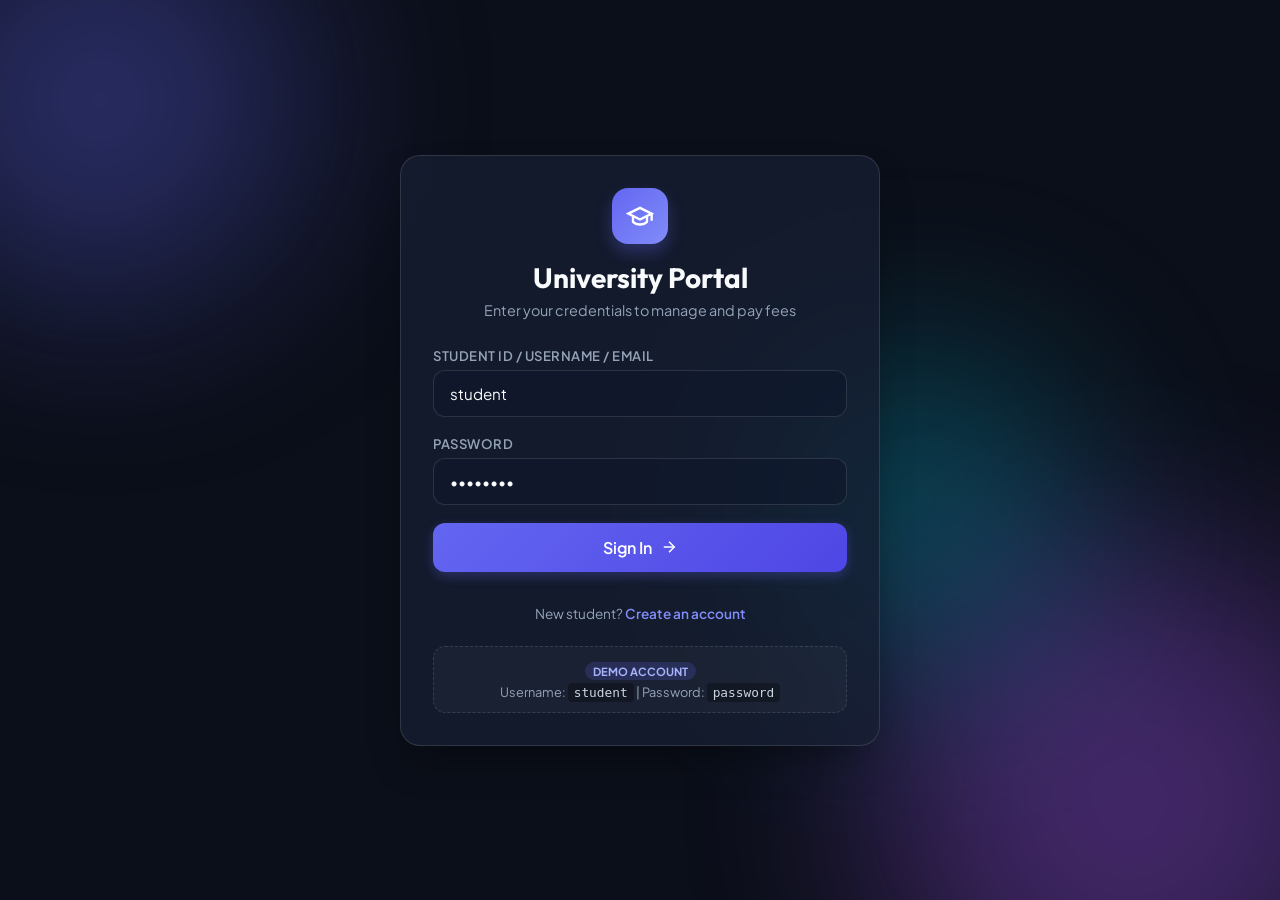
<file: src/main/resources/static/index.html>
<!DOCTYPE html>
<html lang="en">
<head>
    <meta charset="UTF-8">
    <meta name="viewport" content="width=device-width, initial-scale=1.0">
    <title>Student Fee Payment Portal</title>
    <!-- Google Fonts -->
    <link rel="preconnect" href="https://fonts.googleapis.com">
    <link rel="preconnect" href="https://fonts.gstatic.com" crossorigin>
    <link href="https://fonts.googleapis.com/css2?family=Outfit:wght@300;400;500;600;700&family=Plus+Jakarta+Sans:wght@400;500;600;700&display=swap" rel="stylesheet">
    <link rel="stylesheet" href="styles.css">
    <link rel="stylesheet" href="payment-flow.css">
</head>
<body>
    <div class="background-globes">
        <div class="globe globe-1"></div>
        <div class="globe globe-2"></div>
        <div class="globe globe-3"></div>
    </div>

    <div class="app-container">
        <!-- LOGIN VIEW -->
        <div id="loginView" class="card glass-card fade-in">
            <div class="card-header">
                <div class="logo-badge">
                    <svg width="28" height="28" viewBox="0 0 24 24" fill="none" stroke="currentColor" stroke-width="2">
                        <path d="M22 10v6M2 10l10-5 10 5-10 5z"/>
                        <path d="M6 12v5c3 3 9 3 12 0v-5"/>
                    </svg>
                </div>
                <h2>University Portal</h2>
                <p class="subtitle">Enter your credentials to manage and pay fees</p>
            </div>

            <div id="signupSuccessBanner" class="success-banner hidden">
                Account created successfully! Please sign in below using your password.
            </div>

            <form id="loginForm" class="form-layout">
                <div class="input-group">
                    <label for="username">Student ID / Username / Email</label>
                    <input type="text" id="username" placeholder="e.g. student or email@domain.com" required value="student">
                </div>

                <div class="input-group">
                    <label for="password">Password</label>
                    <input type="password" id="password" placeholder="••••••••" required value="password">
                </div>

                <div id="loginError" class="error-banner hidden">
                    Invalid credentials! Use student / password or sign up.
                </div>

                <button type="submit" class="btn btn-primary btn-full">
                    <span>Sign In</span>
                    <svg width="18" height="18" viewBox="0 0 24 24" fill="none" stroke="currentColor" stroke-width="2">
                        <line x1="5" y1="12" x2="19" y2="12"></line>
                        <polyline points="12 5 19 12 12 19"></polyline>
                    </svg>
                </button>

                <div class="toggle-link-wrapper" style="margin-top: 15px; text-align: center;">
                    <span>New student? </span>
                    <a href="#" id="showSignupLink" class="link-btn">Create an account</a>
                </div>

                <div class="demo-hint">
                    <div class="demo-badge">Demo Account</div>
                    <p>Username: <code>student</code> | Password: <code>password</code></p>
                </div>
            </form>
        </div>

        <!-- SIGNUP VIEW -->
        <div id="signupView" class="card glass-card fade-in hidden">
            <div class="card-header">
                <div class="logo-badge signup-badge">
                    <svg width="28" height="28" viewBox="0 0 24 24" fill="none" stroke="currentColor" stroke-width="2">
                        <path d="M16 21v-2a4 4 0 0 0-4-4H5a4 4 0 0 0-4 4v2"></path>
                        <circle cx="8.5" cy="7" r="4"></circle>
                        <line x1="20" y1="8" x2="20" y2="14"></line>
                        <line x1="23" y1="11" x2="17" y2="11"></line>
                    </svg>
                </div>
                <h2>Create Student Account</h2>
                <p class="subtitle">Fill in your details & password to register</p>
            </div>

            <form id="signupForm" class="form-layout">
                <div class="input-group">
                    <label for="signupName">Full Name</label>
                    <input type="text" id="signupName" placeholder="e.g. Alex Morgan" required>
                </div>

                <div class="input-group">
                    <label for="signupEmail">Email Address</label>
                    <input type="email" id="signupEmail" placeholder="e.g. alex.morgan@university.edu" required>
                </div>

                <div class="input-group">
                    <label for="signupMobile">Mobile Number</label>
                    <input type="tel" id="signupMobile" placeholder="e.g. +91 98765 43210" required pattern="[0-9+\s\-\(\)]{7,17}">
                </div>

                <div class="input-group">
                    <label for="signupPassword">Password (for future login)</label>
                    <input type="password" id="signupPassword" placeholder="••••••••" required minlength="4">
                </div>

                <div class="input-group">
                    <label for="signupConfirmPassword">Confirm Password</label>
                    <input type="password" id="signupConfirmPassword" placeholder="••••••••" required minlength="4">
                </div>

                <div id="signupError" class="error-banner hidden">
                    Passwords do not match! Please check and try again.
                </div>

                <button type="submit" class="btn btn-success btn-full">
                    <span>Create Account</span>
                    <svg width="18" height="18" viewBox="0 0 24 24" fill="none" stroke="currentColor" stroke-width="2">
                        <polyline points="20 6 9 17 4 12"></polyline>
                    </svg>
                </button>

                <div class="toggle-link-wrapper" style="margin-top: 15px; text-align: center;">
                    <span>Already registered? </span>
                    <a href="#" id="showLoginLink" class="link-btn">Sign In</a>
                </div>
            </form>
        </div>

        <!-- DASHBOARD VIEW -->
        <div id="dashboardView" class="card glass-card fade-in hidden">
            <div class="dashboard-navbar">
                <div class="user-info">
                    <div id="avatar" class="avatar">AM</div>
                    <div>
                        <h3 id="studentName">Alex Morgan</h3>
                        <span id="studentRole" class="user-role">ID: STU-2026-8942 • Computer Science</span>
                    </div>
                </div>
                <button id="logoutBtn" class="btn btn-secondary btn-sm">Logout</button>
            </div>

            <div class="fee-status-banner warning">
                <div class="status-icon">⚡</div>
                <div>
                    <h4>Pending Payment Action Required</h4>
                    <p>Fall Semester 2026 Tuition & Associated Fees</p>
                </div>
            </div>

            <!-- Fee Breakdown -->
            <div class="fee-card">
                <h3>Pending Fee Breakdown</h3>
                <div class="fee-list">
                    <div class="fee-item">
                        <span>Tuition Fee (Fall 2026)</span>
                        <span class="amount">₹4,500.00</span>
                    </div>
                    <div class="fee-item">
                        <span>Library & Digital Resources</span>
                        <span class="amount">₹350.00</span>
                    </div>
                    <div class="fee-item">
                        <span>Campus Infrastructure & Amenities</span>
                        <span class="amount">₹200.00</span>
                    </div>
                    <div class="fee-item divider"></div>
                    <div class="fee-item total">
                        <span>Total Due</span>
                        <span class="total-amount">₹5,050.00</span>
                    </div>
                </div>
            </div>

            <!-- Payment Method Selection -->
            <div class="payment-method-section">
                <label class="section-label">Select Payment Method</label>
                <div class="method-grid">
                    <label class="method-card active">
                        <input type="radio" name="payMethod" value="card" checked>
                        <span class="method-icon">💳</span>
                        <span class="method-title">Credit / Debit Card</span>
                    </label>
                    <label class="method-card">
                        <input type="radio" name="payMethod" value="upi">
                        <span class="method-icon">📱</span>
                        <span class="method-title">UPI / Instant Pay</span>
                    </label>
                    <label class="method-card">
                        <input type="radio" name="payMethod" value="netbanking">
                        <span class="method-icon">🏛️</span>
                        <span class="method-title">Net Banking</span>
                    </label>
                </div>
            </div>

            <button id="payNowBtn" class="btn btn-success btn-full btn-lg">
                <span id="payBtnText">Pay ₹5,050.00 Now</span>
                <span id="paySpinner" class="spinner hidden"></span>
            </button>

            <div class="dashboard-grid">
                <div class="dashboard-card">
                    <div class="card-heading">
                        <h3>Payment History</h3>
                        <span class="history-pill">Recent</span>
                    </div>
                    <div id="paymentHistoryList" class="payment-history-list">
                        <div class="empty-state">No payment history yet. Your recent fee payments will appear here.</div>
                    </div>
                </div>

                <div class="dashboard-card">
                    <div class="card-heading">
                        <h3>Latest Receipt</h3>
                        <span class="history-pill success">Ready</span>
                    </div>
                    <div id="latestReceiptCard" class="receipt-summary-card">
                        <div class="empty-state small">Your latest receipt will appear here after a successful payment.</div>
                    </div>
                </div>
            </div>
        </div>
    </div>

    <!-- Razorpay Standard Checkout SDK -->
    <script src="https://checkout.razorpay.com/v1/checkout.js"></script>
    <script src="app.js"></script>
</body>
</html>
</file>
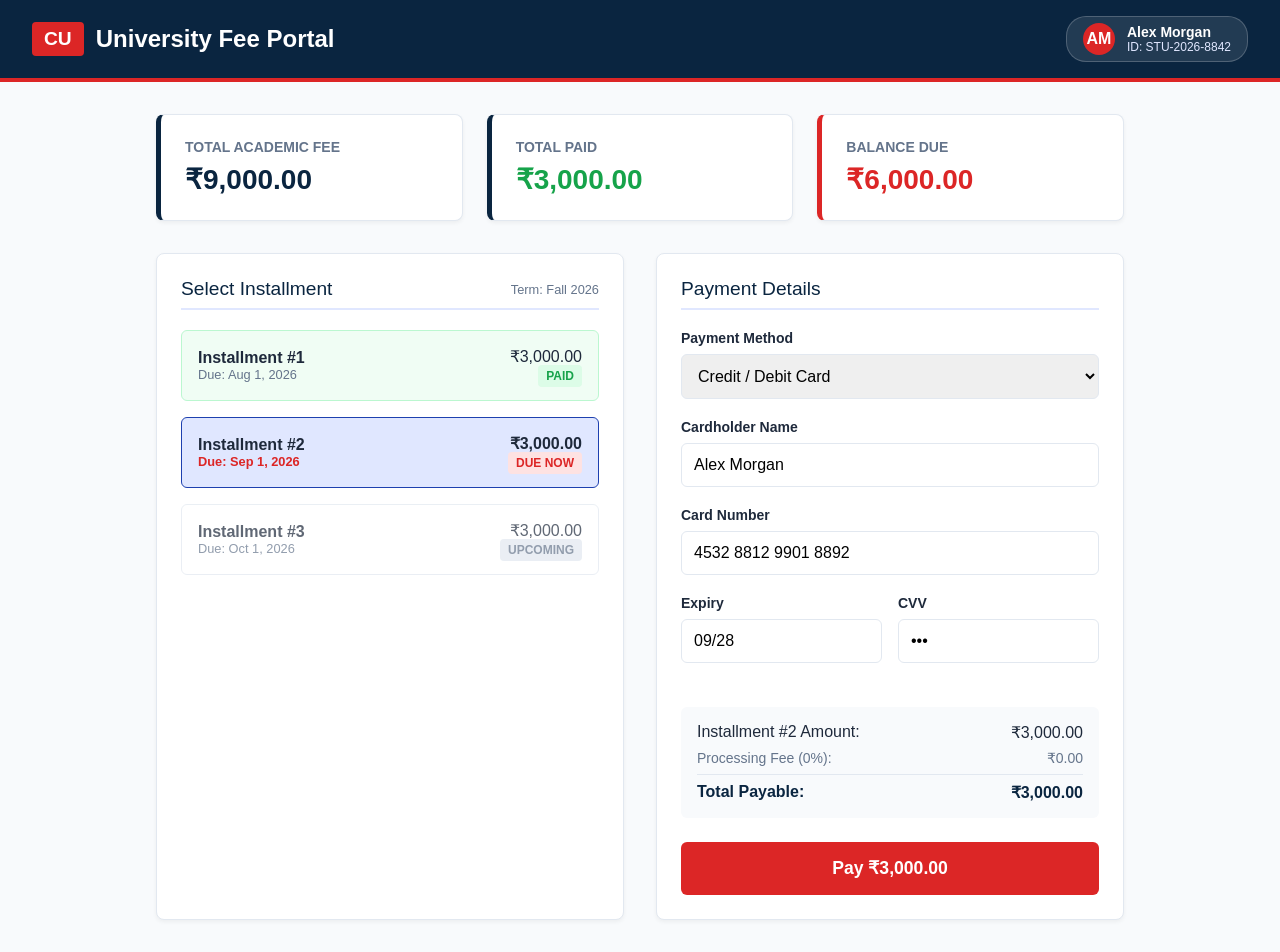
<file: EDI proj UI.html>
<!DOCTYPE html>
<html lang="en">
<head>
    <meta charset="UTF-8">
    <meta name="viewport" content="width=device-width, initial-scale=1.0">
    <title>Student Fee Portal</title>
    <style>
        :root {
            --primary-blue: #0A2540;
            --secondary-blue: #1E40AF;
            --light-blue: #E0E7FF;
            --accent-red: #DC2626;
            --hover-red: #B91C1C;
            --bg-white: #FFFFFF;
            --off-white: #F8FAFC;
            --text-dark: #1E293B;
            --text-muted: #64748B;
            --border-color: #E2E8F0;
            --success-green: #16A34A;
        }

        * {
            box-sizing: border-box;
            margin: 0;
            padding: 0;
            font-family: 'Segoe UI', Tahoma, Geneva, Verdana, sans-serif;
        }

        body {
            background-color: var(--off-white);
            color: var(--text-dark);
            min-height: 100vh;
            display: flex;
            flex-direction: column;
        }

        /* Header / Navbar */
        header {
            background-color: var(--primary-blue);
            color: var(--bg-white);
            padding: 1rem 2rem;
            display: flex;
            justify-content: space-between;
            align-items: center;
            border-bottom: 4px solid var(--accent-red);
        }

        .brand {
            display: flex;
            align-items: center;
            gap: 12px;
        }

        .brand-logo {
            background-color: var(--accent-red);
            color: var(--bg-white);
            font-weight: bold;
            font-size: 1.2rem;
            padding: 6px 12px;
            border-radius: 4px;
        }

        .user-profile {
            display: flex;
            align-items: center;
            gap: 12px;
            background: rgba(255, 255, 255, 0.1);
            padding: 6px 16px;
            border-radius: 20px;
            border: 1px solid rgba(255, 255, 255, 0.2);
        }

        .user-avatar {
            width: 32px;
            height: 32px;
            background-color: var(--accent-red);
            border-radius: 50%;
            display: flex;
            align-items: center;
            justify-content: center;
            font-weight: bold;
        }

        /* Container Layout */
        .container {
            max-width: 1000px;
            margin: 2rem auto;
            padding: 0 1rem;
            width: 100%;
            flex: 1;
        }

        /* Summary Cards */
        .stats-grid {
            display: grid;
            grid-template-columns: repeat(auto-fit, minmax(250px, 1fr));
            gap: 1.5rem;
            margin-bottom: 2rem;
        }

        .stat-card {
            background: var(--bg-white);
            padding: 1.5rem;
            border-radius: 8px;
            border: 1px solid var(--border-color);
            border-left: 5px solid var(--primary-blue);
            box-shadow: 0 2px 4px rgba(0,0,0,0.05);
        }

        .stat-card.due {
            border-left-color: var(--accent-red);
        }

        .stat-title {
            font-size: 0.875rem;
            color: var(--text-muted);
            margin-bottom: 0.5rem;
            text-transform: uppercase;
            font-weight: 600;
        }

        .stat-value {
            font-size: 1.75rem;
            font-weight: bold;
            color: var(--primary-blue);
        }

        .stat-card.due .stat-value {
            color: var(--accent-red);
        }

        /* Payment Flow Layout */
        .portal-grid {
            display: grid;
            grid-template-columns: 1fr 1fr;
            gap: 2rem;
        }

        @media (max-width: 768px) {
            .portal-grid {
                grid-template-columns: 1fr;
            }
        }

        .card {
            background: var(--bg-white);
            border-radius: 8px;
            border: 1px solid var(--border-color);
            padding: 1.5rem;
            box-shadow: 0 2px 4px rgba(0,0,0,0.05);
        }

        .card-title {
            font-size: 1.2rem;
            color: var(--primary-blue);
            margin-bottom: 1.25rem;
            padding-bottom: 0.5rem;
            border-bottom: 2px solid var(--light-blue);
            display: flex;
            justify-content: space-between;
            align-items: center;
        }

        /* Installment List */
        .installment-item {
            border: 1px solid var(--border-color);
            border-radius: 6px;
            padding: 1rem;
            margin-bottom: 1rem;
            display: flex;
            justify-content: space-between;
            align-items: center;
            transition: border-color 0.2s;
        }

        .installment-item.active {
            border-color: var(--secondary-blue);
            background-color: var(--light-blue);
        }

        .installment-item.paid {
            background-color: #F0FDF4;
            border-color: #BBF7D0;
        }

        .badge {
            padding: 4px 8px;
            border-radius: 4px;
            font-size: 0.75rem;
            font-weight: bold;
            text-transform: uppercase;
        }

        .badge.due {
            background-color: #FEE2E2;
            color: var(--accent-red);
        }

        .badge.paid {
            background-color: #DCFCE7;
            color: var(--success-green);
        }

        /* Payment Form */
        .form-group {
            margin-bottom: 1.25rem;
        }

        label {
            display: block;
            font-size: 0.875rem;
            font-weight: 600;
            color: var(--text-dark);
            margin-bottom: 0.5rem;
        }

        input, select {
            width: 100%;
            padding: 0.75rem;
            border: 1px solid var(--border-color);
            border-radius: 6px;
            font-size: 1rem;
            outline: none;
        }

        input:focus, select:focus {
            border-color: var(--secondary-blue);
            box-shadow: 0 0 0 3px rgba(30, 64, 175, 0.1);
        }

        .pay-btn {
            width: 100%;
            background-color: var(--accent-red);
            color: var(--bg-white);
            border: none;
            padding: 1rem;
            font-size: 1.1rem;
            font-weight: bold;
            border-radius: 6px;
            cursor: pointer;
            transition: background-color 0.2s;
            display: flex;
            justify-content: center;
            align-items: center;
            gap: 8px;
        }

        .pay-btn:hover {
            background-color: var(--hover-red);
        }

        .pay-btn:disabled {
            background-color: var(--text-muted);
            cursor: not-allowed;
        }

        /* Receipt View (Hidden by default) */
        #receipt-view {
            display: none;
            max-width: 650px;
            margin: 2rem auto;
            background: var(--bg-white);
            padding: 2.5rem;
            border-radius: 8px;
            border: 2px solid var(--primary-blue);
            box-shadow: 0 4px 12px rgba(0,0,0,0.1);
        }

        .receipt-header {
            text-align: center;
            border-bottom: 2px dashed var(--border-color);
            padding-bottom: 1.5rem;
            margin-bottom: 1.5rem;
        }

        .receipt-header h2 {
            color: var(--primary-blue);
            margin-bottom: 0.25rem;
        }

        .receipt-status {
            display: inline-block;
            background-color: #DCFCE7;
            color: var(--success-green);
            padding: 4px 12px;
            border-radius: 20px;
            font-weight: bold;
            font-size: 0.875rem;
            margin-top: 0.5rem;
        }

        .receipt-details {
            margin-bottom: 2rem;
        }

        .receipt-row {
            display: flex;
            justify-content: space-between;
            padding: 0.5rem 0;
            border-bottom: 1px solid var(--off-white);
        }

        .receipt-row.total {
            border-top: 2px solid var(--primary-blue);
            border-bottom: 2px solid var(--primary-blue);
            font-weight: bold;
            font-size: 1.2rem;
            color: var(--primary-blue);
            margin-top: 1rem;
            padding: 0.75rem 0;
        }

        .actions {
            display: flex;
            gap: 1rem;
        }

        .btn-secondary {
            background-color: var(--primary-blue);
            color: var(--bg-white);
            border: none;
            padding: 0.75rem 1.5rem;
            border-radius: 6px;
            font-weight: bold;
            cursor: pointer;
            width: 100%;
        }

        /* Print styles */
        @media print {
            header, .stats-grid, .portal-grid, .actions {
                display: none !important;
            }
            #receipt-view {
                display: block !important;
                border: none;
                box-shadow: none;
                width: 100%;
                margin: 0;
                padding: 0;
            }
        }
    </style>
</head>
<body>

    <!-- Header -->
    <header>
        <div class="brand">
            <span class="brand-logo">CU</span>
            <h2>University Fee Portal</h2>
        </div>
        <div class="user-profile">
            <div class="user-avatar">AM</div>
            <div>
                <div style="font-size: 0.875rem; font-weight: bold;">Alex Morgan</div>
                <div style="font-size: 0.75rem; color: var(--light-blue);">ID: STU-2026-8842</div>
            </div>
        </div>
    </header>

    <div class="container">
        
        <!-- Main Payment View -->
        <div id="main-view">
            <!-- Stats -->
            <div class="stats-grid">
                <div class="stat-card">
                    <div class="stat-title">Total Academic Fee</div>
                    <div class="stat-value">₹9,000.00</div>
                </div>
                <div class="stat-card">
                    <div class="stat-title">Total Paid</div>
                    <div class="stat-value" style="color: var(--success-green);">₹3,000.00</div>
                </div>
                <div class="stat-card due">
                    <div class="stat-title">Balance Due</div>
                    <div class="stat-value">₹6,000.00</div>
                </div>
            </div>

            <div class="portal-grid">
                <!-- Select Installment -->
                <div class="card">
                    <div class="card-title">
                        <span>Select Installment</span>
                        <span style="font-size: 0.8rem; color: var(--text-muted);">Term: Fall 2026</span>
                    </div>

                    <div class="installment-item paid">
                        <div>
                            <strong>Installment #1</strong>
                            <div style="font-size: 0.8rem; color: var(--text-muted);">Due: Aug 1, 2026</div>
                        </div>
                        <div style="text-align: right;">
                            <div>₹3,000.00</div>
                            <span class="badge paid">Paid</span>
                        </div>
                    </div>

                    <div class="installment-item active">
                        <div>
                            <strong>Installment #2</strong>
                            <div style="font-size: 0.8rem; color: var(--accent-red); font-weight: 600;">Due: Sep 1, 2026</div>
                        </div>
                        <div style="text-align: right;">
                            <div style="font-weight: bold;">₹3,000.00</div>
                            <span class="badge due">Due Now</span>
                        </div>
                    </div>

                    <div class="installment-item" style="opacity: 0.7;">
                        <div>
                            <strong>Installment #3</strong>
                            <div style="font-size: 0.8rem; color: var(--text-muted);">Due: Oct 1, 2026</div>
                        </div>
                        <div style="text-align: right;">
                            <div>₹3,000.00</div>
                            <span class="badge" style="background:#E2E8F0; color:var(--text-muted);">Upcoming</span>
                        </div>
                    </div>
                </div>

                <!-- Checkout Panel -->
                <div class="card">
                    <div class="card-title">Payment Details</div>
                    <form id="payment-form" onsubmit="processPayment(event)">
                        
                        <div class="form-group">
                            <label>Payment Method</label>
                            <select id="payment-method" onchange="togglePaymentFields()">
                                <option value="Card">Credit / Debit Card</option>
                                <option value="UPI">UPI / Instant Transfer</option>
                                <option value="NetBanking">Net Banking</option>
                            </select>
                        </div>

                        <!-- Card Fields -->
                        <div id="card-fields">
                            <div class="form-group">
                                <label>Cardholder Name</label>
                                <input type="text" value="Alex Morgan" required>
                            </div>
                            <div class="form-group">
                                <label>Card Number</label>
                                <input type="text" placeholder="4532 •••• •••• 8892" value="4532 8812 9901 8892" required>
                            </div>
                            <div style="display: flex; gap: 1rem;">
                                <div class="form-group" style="flex: 1;">
                                    <label>Expiry</label>
                                    <input type="text" placeholder="MM/YY" value="09/28" required>
                                </div>
                                <div class="form-group" style="flex: 1;">
                                    <label>CVV</label>
                                    <input type="password" placeholder="•••" value="123" maxlength="3" required>
                                </div>
                            </div>
                        </div>

                        <!-- UPI Fields (Hidden by default) -->
                        <div id="upi-fields" style="display: none;">
                            <div class="form-group">
                                <label>UPI ID</label>
                                <input type="text" placeholder="alexmorgan@okbank">
                            </div>
                        </div>

                        <div style="margin: 1.5rem 0; padding: 1rem; background: var(--off-white); border-radius: 6px;">
                            <div style="display: flex; justify-content: space-between; margin-bottom: 0.5rem;">
                                <span>Installment #2 Amount:</span>
                                <span>₹3,000.00</span>
                            </div>
                            <div style="display: flex; justify-content: space-between; margin-bottom: 0.5rem; color: var(--text-muted); font-size: 0.875rem;">
                                <span>Processing Fee (0%):</span>
                                <span>₹0.00</span>
                            </div>
                            <hr style="border: none; border-top: 1px solid var(--border-color); margin: 0.5rem 0;">
                            <div style="display: flex; justify-content: space-between; font-weight: bold; color: var(--primary-blue);">
                                <span>Total Payable:</span>
                                <span>₹3,000.00</span>
                            </div>
                        </div>

                        <button type="submit" class="pay-btn" id="pay-button">
                            Pay ₹3,000.00
                        </button>
                    </form>
                </div>
            </div>
        </div>

        <!-- Detailed Receipt View (Populated via JS) -->
        <div id="receipt-view">
            <div class="receipt-header">
                <h2>City University</h2>
                <p style="color: var(--text-muted); font-size: 0.875rem;">Official Payment Receipt</p>
                <div class="receipt-status">✓ PAYMENT SUCCESSFUL</div>
            </div>

            <div class="receipt-details">
                <div class="receipt-row">
                    <span style="color: var(--text-muted);">Transaction Reference:</span>
                    <strong id="receipt-tx-id">TXN-9081234712</strong>
                </div>
                <div class="receipt-row">
                    <span style="color: var(--text-muted);">Date & Time:</span>
                    <span id="receipt-date">--</span>
                </div>
                <div class="receipt-row">
                    <span style="color: var(--text-muted);">Student Name:</span>
                    <span>Alex Morgan</span>
                </div>
                <div class="receipt-row">
                    <span style="color: var(--text-muted);">Student ID:</span>
                    <span>STU-2026-8842</span>
                </div>
                <div class="receipt-row">
                    <span style="color: var(--text-muted);">Program:</span>
                    <span>B.Tech Computer Science</span>
                </div>
                <div class="receipt-row">
                    <span style="color: var(--text-muted);">Payment Description:</span>
                    <span>Installment #2 (Fall 2026)</span>
                </div>
                <div class="receipt-row">
                    <span style="color: var(--text-muted);">Payment Method:</span>
                    <span id="receipt-method">Card</span>
                </div>

                <div class="receipt-row total">
                    <span>Amount Paid:</span>
                    <span id="receipt-amount">₹3,000.00</span>
                </div>
            </div>

            <div class="actions">
                <button class="btn-secondary" onclick="window.print()">Print Receipt</button>
                <button class="btn-secondary" style="background-color: var(--off-white); color: var(--text-dark); border: 1px solid var(--border-color);" onclick="resetPortal()">Back to Dashboard</button>
            </div>
        </div>

    </div>

    <script>
        function togglePaymentFields() {
            const method = document.getElementById('payment-method').value;
            const cardFields = document.getElementById('card-fields');
            const upiFields = document.getElementById('upi-fields');

            if (method === 'Card') {
                cardFields.style.display = 'block';
                upiFields.style.display = 'none';
            } else if (method === 'UPI') {
                cardFields.style.display = 'none';
                upiFields.style.display = 'block';
            } else {
                cardFields.style.display = 'none';
                upiFields.style.display = 'none';
            }
        }

        function processPayment(event) {
            event.preventDefault();
            
            const btn = document.getElementById('pay-button');
            btn.disabled = true;
            btn.innerHTML = 'Processing Transaction...';

            // Simulate server network delay
            setTimeout(() => {
                // Generate random Receipt details
                const now = new Date();
                const txnId = 'TXN-' + Math.floor(100000000 + Math.random() * 900000000);
                const method = document.getElementById('payment-method').value;

                document.getElementById('receipt-tx-id').innerText = txnId;
                document.getElementById('receipt-date').innerText = now.toLocaleString();
                document.getElementById('receipt-method').innerText = method;

                // Hide Main View, Show Receipt
                document.getElementById('main-view').style.display = 'none';
                document.getElementById('receipt-view').style.display = 'block';

                // Reset button state
                btn.disabled = false;
                btn.innerHTML = 'Pay ₹3,000.00';
            }, 1500);
        }

        function resetPortal() {
            document.getElementById('receipt-view').style.display = 'none';
            document.getElementById('main-view').style.display = 'block';
        }
    </script>
</body>
</html>
</file>
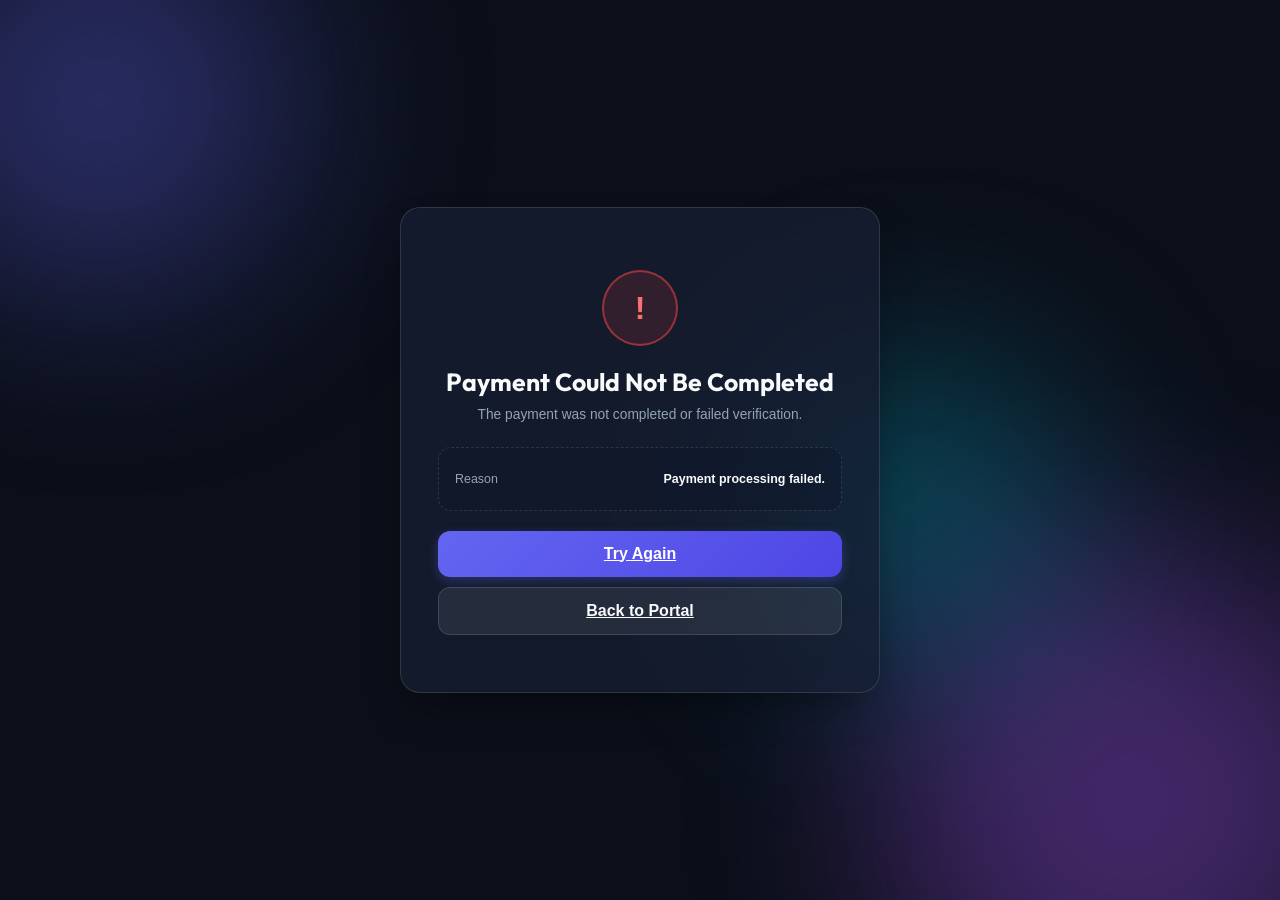
<file: src/main/resources/static/payment-failed.html>
<!DOCTYPE html>
<html lang="en">
<head>
<meta charset="UTF-8">
<meta name="viewport" content="width=device-width, initial-scale=1.0">
<title>Payment Failed</title>
<link rel="preconnect" href="https://fonts.googleapis.com">
<link rel="preconnect" href="https://fonts.gstatic.com" crossorigin>
<link href="https://fonts.googleapis.com/css2?family=Outfit:wght@300;400;500;600;700&display=swap" rel="stylesheet">
<link rel="stylesheet" href="styles.css">
<link rel="stylesheet" href="payment-flow.css">
</head>
<body>
<div class="background-globes"><div class="globe globe-1"></div><div class="globe globe-2"></div><div class="globe globe-3"></div></div>
<main class="app-container">
<div class="card glass-card fade-in payment-flow-card">
    <div class="failed-wrap">
        <div class="failed-mark">!</div>
        <h1 class="flow-title">Payment Could Not Be Completed</h1>
        <p class="flow-subtitle">The payment was not completed or failed verification.</p>
        <div class="detail-box">
            <div class="detail-row"><span>Reason</span><strong id="reason">Payment processing failed.</strong></div>
        </div>
        <a class="btn btn-primary btn-full" href="index.html">Try Again</a>
        <a class="btn btn-secondary btn-full" style="margin-top:10px" href="index.html">Back to Portal</a>
    </div>
</div>
</main>
<script>
document.addEventListener("DOMContentLoaded", () => {
    const reason = sessionStorage.getItem("paymentError");
    if (reason) document.getElementById("reason").textContent = reason;
});
</script>
</body>
</html>
</file>
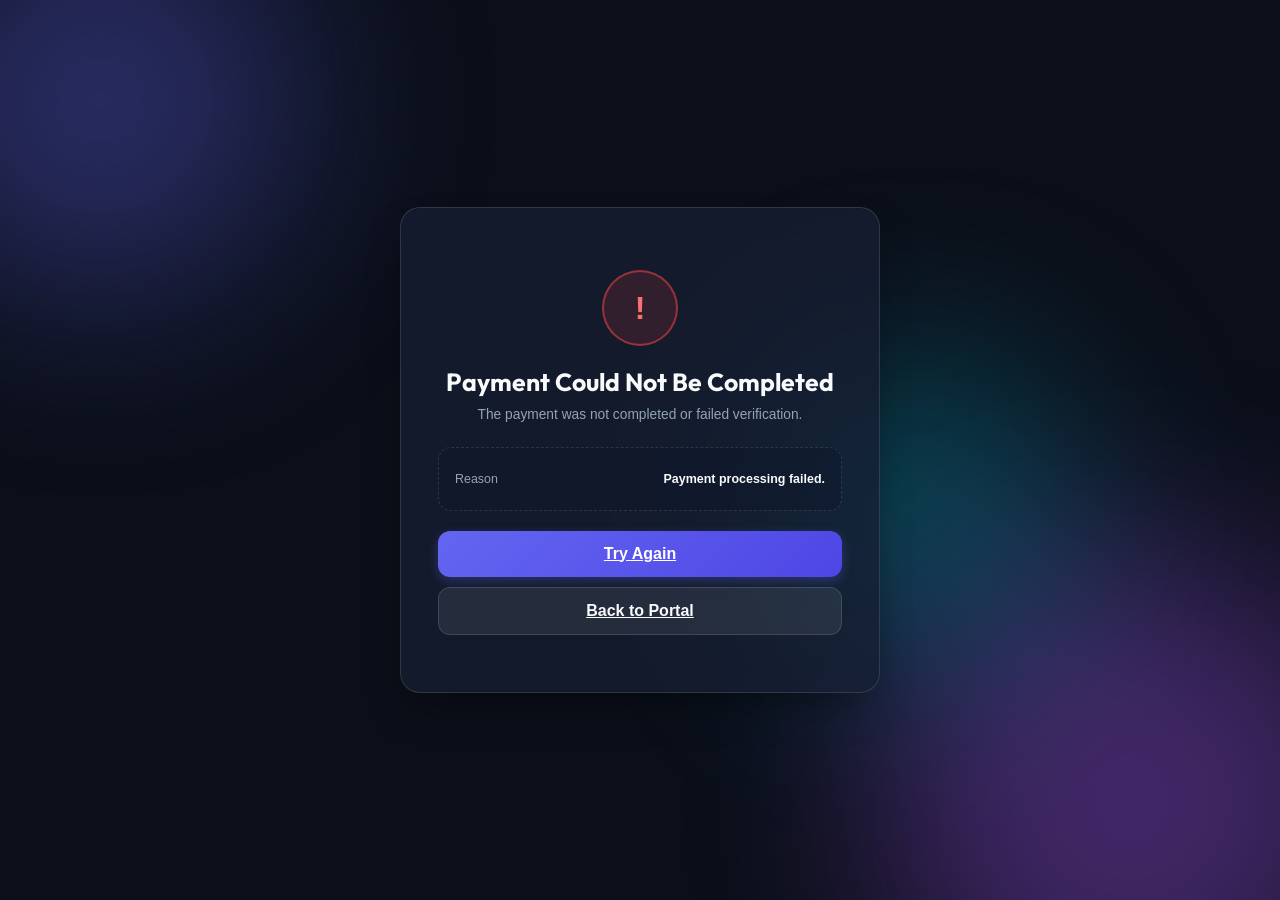
<file: src/main/resources/static/payment-success.html>
<!DOCTYPE html>
<html lang="en">
<head>
<meta charset="UTF-8">
<meta name="viewport" content="width=device-width, initial-scale=1.0">
<title>Payment Successful</title>
<link rel="preconnect" href="https://fonts.googleapis.com">
<link rel="preconnect" href="https://fonts.gstatic.com" crossorigin>
<link href="https://fonts.googleapis.com/css2?family=Outfit:wght@300;400;500;600;700&family=Plus+Jakarta+Sans:wght@400;500;600;700&display=swap" rel="stylesheet">
<link rel="stylesheet" href="styles.css">
<link rel="stylesheet" href="payment-flow.css">
</head>
<body>
<div class="background-globes"><div class="globe globe-1"></div><div class="globe globe-2"></div><div class="globe globe-3"></div></div>
<main class="app-container">
<div class="card glass-card fade-in payment-flow-card">
    <div class="success-wrap">
        <div class="success-mark">✓</div>
        <h1 class="flow-title">Payment Successful!</h1>
        <p class="flow-subtitle">Your student fee payment has been completed successfully.</p>
        <div id="amount" class="success-amount">₹5,050.00</div>

        <div class="detail-box">
            <div class="detail-row"><span>Transaction ID</span><strong id="transactionId">Loading...</strong></div>
            <div class="detail-row"><span>Payment ID</span><strong id="paymentId">-</strong></div>
            <div class="detail-row"><span>Payment Method</span><strong id="paymentMethod">-</strong></div>
            <div class="detail-row"><span>Gateway</span><strong id="gatewayName">Razorpay</strong></div>
            <div class="detail-row"><span>Status</span><strong class="status-success">SUCCESS</strong></div>
            <div class="detail-row"><span>Date</span><strong id="transactionDate">-</strong></div>
        </div>

        <a id="receiptButton" class="btn btn-success btn-full" href="#">View Receipt</a>
    </div>
</div>
</main>

<script>
document.addEventListener("DOMContentLoaded", async () => {
    const params = new URLSearchParams(window.location.search);
    const id = params.get("transactionId");

    if (!id) {
        window.location.href = "payment-failed.html";
        return;
    }

    try {
        const response = await fetch("/api/payments/transactions/" + encodeURIComponent(id));
        if (!response.ok) throw new Error("Transaction could not be loaded.");

        const t = await response.json();
        document.getElementById("transactionId").textContent = t.transactionReference || ("#" + t.transactionId);
        document.getElementById("paymentId").textContent = t.paymentId ?? "-";
        document.getElementById("gatewayName").textContent = t.gatewayName || "Razorpay";
        document.getElementById("paymentMethod").textContent =
            sessionStorage.getItem("paymentMethod") === "upi" ? "UPI / Instant Pay" :
            sessionStorage.getItem("paymentMethod") === "netbanking" ? "Net Banking" : "Credit / Debit Card";
        document.getElementById("amount").textContent =
            "₹" + Number(t.amount || 0).toLocaleString("en-IN", {minimumFractionDigits: 2});
        document.getElementById("transactionDate").textContent =
            t.transactionDate ? new Date(t.transactionDate).toLocaleString("en-IN") : new Date().toLocaleString("en-IN");

        const paymentRecord = {
            transactionId: t.transactionId,
            paymentId: t.paymentId,
            transactionReference: t.transactionReference,
            transactionStatus: "SUCCESS",
            amount: t.amount,
            transactionDate: t.transactionDate || new Date().toISOString(),
            receiptUrl: "receipt.html?transactionId=" + encodeURIComponent(t.transactionId)
        };

        const storedHistory = JSON.parse(sessionStorage.getItem("studentPaymentHistory") || "[]");
        const filtered = storedHistory.filter((item) => String(item.transactionId || item.id) !== String(t.transactionId));
        filtered.unshift(paymentRecord);
        sessionStorage.setItem("studentPaymentHistory", JSON.stringify(filtered.slice(0, 8)));

        document.getElementById("receiptButton").href =
            "receipt.html?transactionId=" + encodeURIComponent(t.transactionId);
    } catch (error) {
        document.getElementById("transactionId").textContent = "Unavailable";
        document.getElementById("receiptButton").classList.add("hidden");
    }
});
</script>
</body>
</html>
</file>
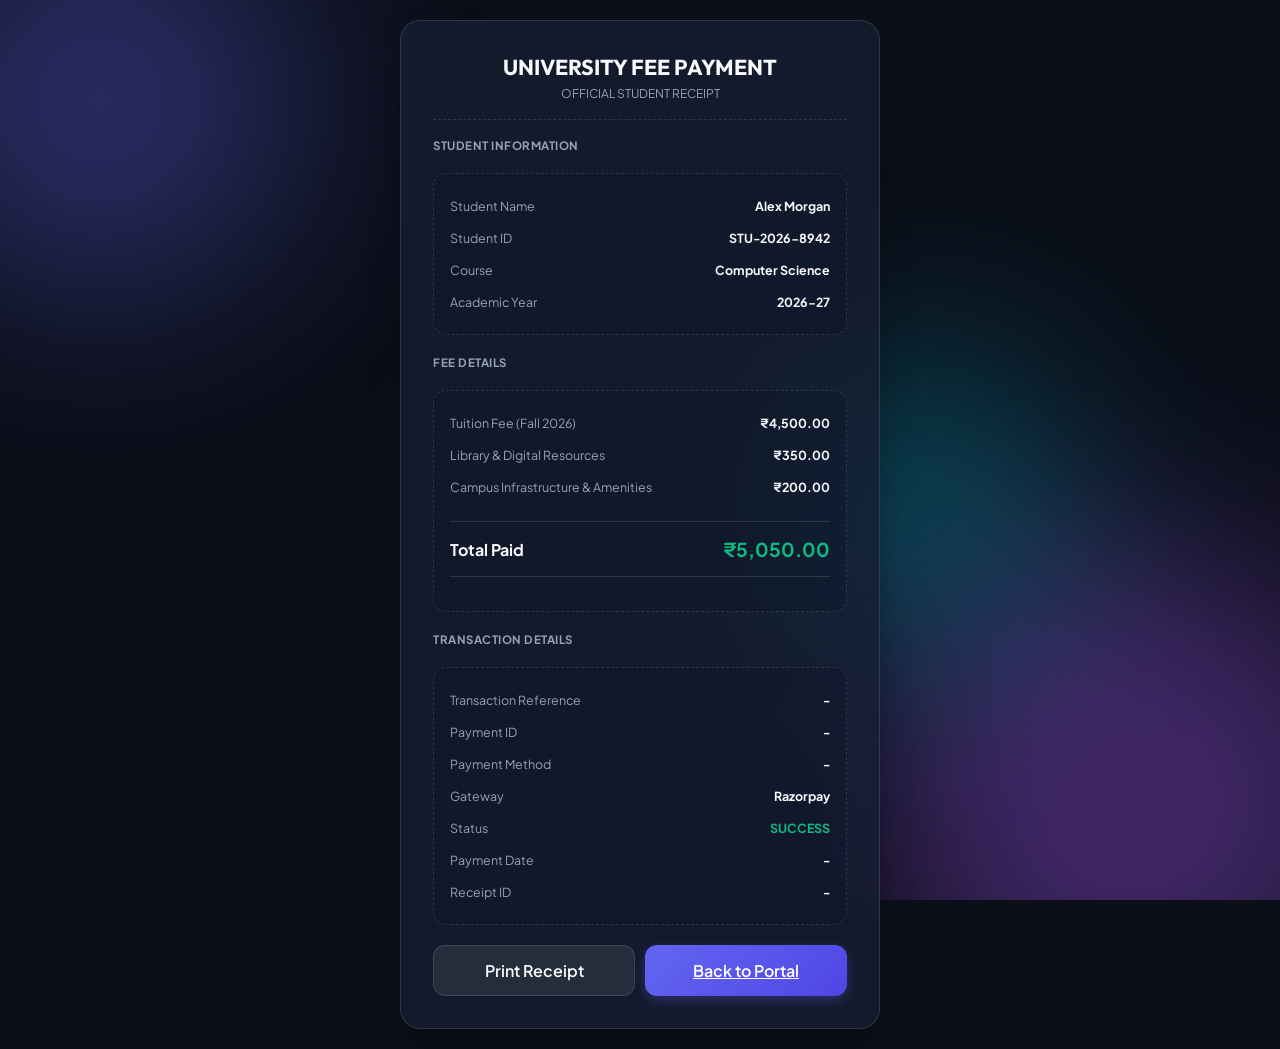
<file: src/main/resources/static/receipt.html>
<!DOCTYPE html>
<html lang="en">
<head>
<meta charset="UTF-8">
<meta name="viewport" content="width=device-width, initial-scale=1.0">
<title>Student Fee Payment Receipt</title>
<link rel="preconnect" href="https://fonts.googleapis.com">
<link rel="preconnect" href="https://fonts.gstatic.com" crossorigin>
<link href="https://fonts.googleapis.com/css2?family=Outfit:wght@300;400;500;600;700&family=Plus+Jakarta+Sans:wght@400;500;600;700&display=swap" rel="stylesheet">
<link rel="stylesheet" href="styles.css">
<link rel="stylesheet" href="payment-flow.css">
</head>
<body>
<div class="background-globes"><div class="globe globe-1"></div><div class="globe globe-2"></div><div class="globe globe-3"></div></div>
<main class="app-container">
<div class="card glass-card fade-in payment-flow-card" id="receiptCard">
    <div class="receipt-header">
        <h1>UNIVERSITY FEE PAYMENT</h1>
        <p>OFFICIAL STUDENT RECEIPT</p>
    </div>

    <div class="receipt-section-title">Student Information</div>
    <div class="detail-box">
        <div class="detail-row"><span>Student Name</span><strong>Alex Morgan</strong></div>
        <div class="detail-row"><span>Student ID</span><strong>STU-2026-8942</strong></div>
        <div class="detail-row"><span>Course</span><strong>Computer Science</strong></div>
        <div class="detail-row"><span>Academic Year</span><strong>2026-27</strong></div>
    </div>

    <div class="receipt-section-title">Fee Details</div>
    <div class="detail-box">
        <div class="detail-row"><span>Tuition Fee (Fall 2026)</span><strong>₹4,500.00</strong></div>
        <div class="detail-row"><span>Library & Digital Resources</span><strong>₹350.00</strong></div>
        <div class="detail-row"><span>Campus Infrastructure & Amenities</span><strong>₹200.00</strong></div>
        <div class="receipt-total"><span>Total Paid</span><span id="totalAmount">₹5,050.00</span></div>
    </div>

    <div class="receipt-section-title">Transaction Details</div>
    <div class="detail-box">
        <div class="detail-row"><span>Transaction Reference</span><strong id="transactionReference">-</strong></div>
        <div class="detail-row"><span>Payment ID</span><strong id="paymentId">-</strong></div>
        <div class="detail-row"><span>Payment Method</span><strong id="paymentMethod">-</strong></div>
        <div class="detail-row"><span>Gateway</span><strong id="gatewayName">Razorpay</strong></div>
        <div class="detail-row"><span>Status</span><strong class="status-success">SUCCESS</strong></div>
        <div class="detail-row"><span>Payment Date</span><strong id="paymentDate">-</strong></div>
        <div class="detail-row"><span>Receipt ID</span><strong id="receiptId">-</strong></div>
    </div>

    <div class="receipt-actions no-print">
        <button class="btn btn-secondary" onclick="window.print()">Print Receipt</button>
        <a class="btn btn-primary" href="index.html">Back to Portal</a>
    </div>
</div>
</main>

<script>
document.addEventListener("DOMContentLoaded", async () => {
    const id = new URLSearchParams(window.location.search).get("transactionId");
    if (!id) return;

    const methodKey = sessionStorage.getItem("paymentMethod") || "card";
    const method = methodKey === "upi" ? "UPI / Instant Pay" :
                   methodKey === "netbanking" ? "Net Banking" : "Credit / Debit Card";

    try {
        const [transactionResponse, receiptResponse] = await Promise.all([
            fetch("/api/payments/transactions/" + encodeURIComponent(id)),
            fetch("/api/payments/receipts/transaction/" + encodeURIComponent(id))
        ]);

        if (!transactionResponse.ok || !receiptResponse.ok) throw new Error("Receipt data unavailable.");

        const t = await transactionResponse.json();
        const r = await receiptResponse.json();

        document.getElementById("transactionReference").textContent = t.transactionReference || "-";
        document.getElementById("paymentId").textContent = t.paymentId ?? "-";
        document.getElementById("gatewayName").textContent = t.gatewayName || "Razorpay";
        document.getElementById("paymentMethod").textContent = method;
        document.getElementById("totalAmount").textContent =
            "₹" + Number(t.amount || 0).toLocaleString("en-IN", {minimumFractionDigits: 2});
        document.getElementById("paymentDate").textContent =
            t.transactionDate ? new Date(t.transactionDate).toLocaleString("en-IN") : "-";
        document.getElementById("receiptId").textContent = r.receiptId ?? "-";
    } catch (error) {
        document.getElementById("transactionReference").textContent = "Unable to load";
    }
});
</script>
</body>
</html>
</file>
<file: src/main/resources/static/styles.css>
:root {
    --bg-primary: #0b0f19;
    --bg-surface: rgba(23, 31, 51, 0.75);
    --border-color: rgba(255, 255, 255, 0.12);
    --text-primary: #f8fafc;
    --text-secondary: #94a3b8;
    --accent-blue: #6366f1;
    --accent-blue-hover: #4f46e5;
    --accent-green: #10b981;
    --accent-green-hover: #059669;
    --accent-amber: #f59e0b;
    --card-shadow: 0 20px 40px -15px rgba(0, 0, 0, 0.5);
    --radius-lg: 20px;
    --radius-md: 12px;
    --radius-sm: 8px;
    --font-main: 'Plus Jakarta Sans', -apple-system, sans-serif;
    --font-display: 'Outfit', sans-serif;
}

* {
    box-sizing: border-box;
    margin: 0;
    padding: 0;
}

body {
    font-family: var(--font-main);
    background-color: var(--bg-primary);
    color: var(--text-primary);
    min-height: 100vh;
    display: flex;
    justify-content: center;
    align-items: center;
    overflow-x: hidden;
    position: relative;
    padding: 20px;
}

/* Dynamic Background Glows */
.background-globes {
    position: fixed;
    top: 0;
    left: 0;
    width: 100vw;
    height: 100vh;
    z-index: -1;
    overflow: hidden;
}

.globe {
    position: absolute;
    border-radius: 50%;
    filter: blur(100px);
    opacity: 0.35;
    animation: float 15s infinite alternate ease-in-out;
}

.globe-1 {
    width: 400px;
    height: 400px;
    background: #6366f1;
    top: -100px;
    left: -100px;
}

.globe-2 {
    width: 500px;
    height: 500px;
    background: #a855f7;
    bottom: -150px;
    right: -100px;
    animation-delay: -5s;
}

.globe-3 {
    width: 300px;
    height: 300px;
    background: #06b6d4;
    top: 40%;
    left: 60%;
    animation-delay: -10s;
}

@keyframes float {
    0% { transform: translate(0, 0) scale(1); }
    100% { transform: translate(50px, 40px) scale(1.1); }
}

/* Layout Containers */
.app-container {
    width: 100%;
    max-width: 480px;
    margin: 0 auto;
}

.card {
    background: var(--bg-surface);
    backdrop-filter: blur(16px);
    -webkit-backdrop-filter: blur(16px);
    border: 1px solid var(--border-color);
    border-radius: var(--radius-lg);
    padding: 32px;
    box-shadow: var(--card-shadow);
    transition: all 0.3s cubic-bezier(0.4, 0, 0.2, 1);
}

/* Animations */
.fade-in {
    animation: fadeIn 0.4s ease-out forwards;
}

@keyframes fadeIn {
    from { opacity: 0; transform: translateY(15px); }
    to { opacity: 1; transform: translateY(0); }
}

.hidden {
    display: none !important;
}

/* Card Header */
.card-header {
    text-align: center;
    margin-bottom: 28px;
}

.logo-badge {
    width: 56px;
    height: 56px;
    background: linear-gradient(135deg, var(--accent-blue), #818cf8);
    border-radius: 16px;
    display: inline-flex;
    align-items: center;
    justify-content: center;
    color: white;
    margin-bottom: 16px;
    box-shadow: 0 8px 16px rgba(99, 102, 241, 0.3);
}

.logo-badge.signup-badge {
    background: linear-gradient(135deg, #10b981, #059669);
    box-shadow: 0 8px 16px rgba(16, 185, 129, 0.3);
}

.card-header h2 {
    font-family: var(--font-display);
    font-size: 1.75rem;
    font-weight: 700;
    color: var(--text-primary);
    margin-bottom: 6px;
}

.subtitle {
    color: var(--text-secondary);
    font-size: 0.9rem;
}

/* Forms & Inputs */
.form-layout {
    display: flex;
    flex-direction: column;
    gap: 18px;
}

.input-group {
    display: flex;
    flex-direction: column;
    gap: 6px;
}

.input-group label {
    font-size: 0.82rem;
    font-weight: 600;
    color: var(--text-secondary);
    text-transform: uppercase;
    letter-spacing: 0.5px;
}

.input-group input {
    width: 100%;
    padding: 13px 16px;
    background: rgba(15, 23, 42, 0.6);
    border: 1px solid var(--border-color);
    border-radius: var(--radius-md);
    color: var(--text-primary);
    font-size: 0.95rem;
    font-family: var(--font-main);
    outline: none;
    transition: border-color 0.2s, box-shadow 0.2s;
}

.input-group input:focus {
    border-color: var(--accent-blue);
    box-shadow: 0 0 0 3px rgba(99, 102, 241, 0.2);
}

.error-banner {
    background: rgba(239, 68, 68, 0.15);
    border: 1px solid rgba(239, 68, 68, 0.4);
    color: #fca5a5;
    padding: 12px;
    border-radius: var(--radius-sm);
    font-size: 0.85rem;
    text-align: center;
}

.success-banner {
    background: rgba(16, 185, 129, 0.15);
    border: 1px solid rgba(16, 185, 129, 0.4);
    color: #6ee7b7;
    padding: 12px;
    border-radius: var(--radius-sm);
    font-size: 0.85rem;
    text-align: center;
    margin-bottom: 16px;
}

/* Toggle Link */
.toggle-link-wrapper {
    text-align: center;
    font-size: 0.85rem;
    color: var(--text-secondary);
    margin-top: 4px;
}

.link-btn {
    color: #818cf8;
    text-decoration: none;
    font-weight: 600;
    transition: color 0.2s;
}

.link-btn:hover {
    color: #a5b4fc;
    text-decoration: underline;
}

/* Buttons */
.btn {
    display: inline-flex;
    align-items: center;
    justify-content: center;
    gap: 8px;
    padding: 14px 24px;
    border-radius: var(--radius-md);
    font-size: 1rem;
    font-weight: 600;
    font-family: var(--font-main);
    cursor: pointer;
    border: none;
    transition: all 0.2s ease;
}

.btn-full {
    width: 100%;
}

.btn-primary {
    background: linear-gradient(135deg, var(--accent-blue), var(--accent-blue-hover));
    color: white;
    box-shadow: 0 4px 12px rgba(99, 102, 241, 0.3);
}

.btn-primary:hover {
    transform: translateY(-1px);
    box-shadow: 0 6px 20px rgba(99, 102, 241, 0.4);
}

.btn-success {
    background: linear-gradient(135deg, var(--accent-green), var(--accent-green-hover));
    color: white;
    box-shadow: 0 4px 12px rgba(16, 185, 129, 0.3);
}

.btn-success:hover {
    transform: translateY(-1px);
    box-shadow: 0 6px 20px rgba(16, 185, 129, 0.4);
}

.btn-secondary {
    background: rgba(255, 255, 255, 0.08);
    color: var(--text-primary);
    border: 1px solid var(--border-color);
}

.btn-secondary:hover {
    background: rgba(255, 255, 255, 0.15);
}

.btn-sm {
    padding: 8px 14px;
    font-size: 0.85rem;
}

.btn-lg {
    padding: 16px;
    font-size: 1.05rem;
}

/* Demo Hint */
.demo-hint {
    margin-top: 6px;
    padding: 12px;
    background: rgba(255, 255, 255, 0.03);
    border: 1px dashed var(--border-color);
    border-radius: var(--radius-md);
    text-align: center;
}

.demo-badge {
    display: inline-block;
    background: rgba(99, 102, 241, 0.2);
    color: #a5b4fc;
    font-size: 0.7rem;
    font-weight: 700;
    text-transform: uppercase;
    padding: 2px 8px;
    border-radius: 20px;
    margin-bottom: 4px;
}

.demo-hint p {
    font-size: 0.8rem;
    color: var(--text-secondary);
}

.demo-hint code {
    color: #cbd5e1;
    background: rgba(0, 0, 0, 0.3);
    padding: 2px 6px;
    border-radius: 4px;
}

/* Dashboard Component Styles */
.dashboard-navbar {
    display: flex;
    justify-content: space-between;
    align-items: center;
    padding-bottom: 20px;
    margin-bottom: 20px;
    border-bottom: 1px solid var(--border-color);
}

.user-info {
    display: flex;
    align-items: center;
    gap: 12px;
}

.avatar {
    width: 42px;
    height: 42px;
    border-radius: 50%;
    background: linear-gradient(135deg, #ec4899, #8b5cf6);
    color: white;
    font-weight: 700;
    display: flex;
    align-items: center;
    justify-content: center;
    font-size: 0.95rem;
}

.user-info h3 {
    font-size: 1rem;
    font-weight: 600;
}

.user-role {
    font-size: 0.75rem;
    color: var(--text-secondary);
}

.fee-status-banner {
    display: flex;
    align-items: center;
    gap: 12px;
    padding: 14px 16px;
    border-radius: var(--radius-md);
    margin-bottom: 20px;
}

.fee-status-banner.warning {
    background: rgba(245, 158, 11, 0.15);
    border: 1px solid rgba(245, 158, 11, 0.3);
    color: #fde68a;
}

.fee-status-banner h4 {
    font-size: 0.9rem;
    font-weight: 600;
}

.fee-status-banner p {
    font-size: 0.8rem;
    color: #fcd34d;
    opacity: 0.8;
}

.status-icon {
    font-size: 1.4rem;
}

/* Fee Breakdown Card */
.fee-card {
    background: rgba(15, 23, 42, 0.5);
    border: 1px solid var(--border-color);
    border-radius: var(--radius-md);
    padding: 20px;
    margin-bottom: 20px;
}

.fee-card h3 {
    font-size: 0.95rem;
    color: var(--text-secondary);
    margin-bottom: 16px;
    text-transform: uppercase;
    letter-spacing: 0.5px;
}

.fee-list {
    display: flex;
    flex-direction: column;
    gap: 12px;
}

.fee-item {
    display: flex;
    justify-content: space-between;
    font-size: 0.9rem;
    color: #cbd5e1;
}

.fee-item.divider {
    height: 1px;
    background: var(--border-color);
    margin: 4px 0;
}

.fee-item.total {
    font-weight: 700;
    font-size: 1.1rem;
    color: var(--text-primary);
}

.total-amount {
    color: var(--accent-green);
    font-size: 1.25rem;
    font-family: var(--font-display);
}

.dashboard-grid {
    display: grid;
    grid-template-columns: 1.2fr 0.8fr;
    gap: 18px;
    margin-top: 24px;
}

.dashboard-card {
    background: rgba(15, 23, 42, 0.48);
    border: 1px solid var(--border-color);
    border-radius: var(--radius-lg);
    padding: 18px;
}

.card-heading {
    display: flex;
    align-items: center;
    justify-content: space-between;
    gap: 10px;
    margin-bottom: 14px;
}

.card-heading h3 {
    margin: 0;
    font-size: 0.95rem;
    color: var(--text-primary);
    text-transform: uppercase;
    letter-spacing: 0.06em;
}

.history-pill {
    display: inline-flex;
    align-items: center;
    padding: 6px 10px;
    border-radius: 999px;
    background: rgba(99, 102, 241, 0.12);
    color: #b7c2ff;
    font-size: 0.68rem;
    font-weight: 700;
    letter-spacing: 0.05em;
    text-transform: uppercase;
}

.history-pill.success {
    background: rgba(34, 197, 94, 0.12);
    color: #bbf7d0;
}

.payment-history-list {
    display: flex;
    flex-direction: column;
    gap: 12px;
}

.history-item {
    background: rgba(10, 16, 27, 0.42);
    border: 1px solid rgba(148, 163, 184, 0.18);
    border-radius: var(--radius-md);
    padding: 12px 14px;
}

.history-top,
.history-details,
.history-actions {
    display: flex;
    justify-content: space-between;
    align-items: center;
    gap: 10px;
}

.history-top {
    margin-bottom: 8px;
}

.pill {
    display: inline-flex;
    align-items: center;
    border-radius: 999px;
    padding: 5px 8px;
    font-size: 0.62rem;
    font-weight: 700;
    text-transform: uppercase;
    letter-spacing: 0.04em;
    background: rgba(34, 197, 94, 0.16);
    color: #bbf7d0;
}

.history-amount {
    font-size: 0.9rem;
    font-weight: 700;
    color: var(--text-primary);
}

.history-details {
    flex-direction: column;
    align-items: flex-start;
    color: var(--text-secondary);
    font-size: 0.78rem;
    margin-bottom: 8px;
}

.history-details strong {
    color: var(--text-primary);
    font-size: 0.83rem;
}

.history-link {
    color: #a5b4fc;
    text-decoration: none;
    font-size: 0.76rem;
    font-weight: 600;
}

.receipt-summary-card {
    display: flex;
    flex-direction: column;
    gap: 10px;
    min-height: 100px;
}

.receipt-summary-header {
    display: flex;
    justify-content: space-between;
    align-items: center;
    gap: 12px;
}

.summary-label {
    display: block;
    color: var(--text-secondary);
    font-size: 0.72rem;
    text-transform: uppercase;
    letter-spacing: 0.05em;
}

.receipt-summary-header h4 {
    margin: 4px 0 0;
    font-size: 1rem;
}

.summary-amount {
    font-size: 1rem;
    font-weight: 700;
    color: var(--accent-green);
}

.receipt-summary-meta {
    display: flex;
    flex-direction: column;
    gap: 4px;
    font-size: 0.74rem;
    color: var(--text-secondary);
}

.empty-state {
    padding: 12px 14px;
    background: rgba(15, 23, 42, 0.3);
    border: 1px dashed rgba(148, 163, 184, 0.3);
    border-radius: var(--radius-md);
    color: var(--text-secondary);
    font-size: 0.8rem;
    line-height: 1.5;
}

.empty-state.small {
    padding: 10px 12px;
}

/* Payment Method Grid */
.payment-method-section {
    margin-bottom: 24px;
}

.section-label {
    display: block;
    font-size: 0.85rem;
    font-weight: 600;
    color: var(--text-secondary);
    text-transform: uppercase;
    letter-spacing: 0.5px;
    margin-bottom: 10px;
}

.method-grid {
    display: grid;
    grid-template-columns: repeat(3, 1fr);
    gap: 10px;
}

.method-card {
    background: rgba(15, 23, 42, 0.4);
    border: 1px solid var(--border-color);
    border-radius: var(--radius-md);
    padding: 12px 8px;
    text-align: center;
    cursor: pointer;
    transition: all 0.2s ease;
    display: flex;
    flex-direction: column;
    align-items: center;
    gap: 6px;
}

.method-card input {
    display: none;
}

.method-card:hover {
    background: rgba(255, 255, 255, 0.05);
}

.method-card.active {
    border-color: var(--accent-blue);
    background: rgba(99, 102, 241, 0.15);
    box-shadow: 0 0 0 1px var(--accent-blue);
}

.method-icon {
    font-size: 1.3rem;
}

.method-title {
    font-size: 0.75rem;
    font-weight: 600;
    color: var(--text-primary);
}

/* Loading Spinner */
.spinner {
    width: 20px;
    height: 20px;
    border: 3px solid rgba(255, 255, 255, 0.3);
    border-radius: 50%;
    border-top-color: white;
    animation: spin 0.8s linear infinite;
}

@keyframes spin {
    to { transform: rotate(360deg); }
}

/* Transaction Success Modal */
.modal-overlay {
    position: fixed;
    top: 0;
    left: 0;
    width: 100vw;
    height: 100vh;
    background: rgba(11, 15, 25, 0.8);
    backdrop-filter: blur(8px);
    z-index: 1000;
    display: flex;
    align-items: center;
    justify-content: center;
    padding: 20px;
}

.modal-card {
    background: #171f33;
    border: 1px solid var(--border-color);
    border-radius: var(--radius-lg);
    padding: 32px;
    width: 100%;
    max-width: 420px;
    text-align: center;
    box-shadow: 0 25px 50px -12px rgba(0, 0, 0, 0.7);
}

.fade-in-up {
    animation: fadeInUp 0.4s cubic-bezier(0.16, 1, 0.3, 1) forwards;
}

@keyframes fadeInUp {
    from { opacity: 0; transform: translateY(30px) scale(0.95); }
    to { opacity: 1; transform: translateY(0) scale(1); }
}

.success-icon-wrapper {
    margin: 0 auto 20px auto;
    width: 72px;
    height: 72px;
    background: rgba(16, 185, 129, 0.15);
    border-radius: 50%;
    display: flex;
    align-items: center;
    justify-content: center;
}

/* Animated Checkmark */
.check-icon {
    width: 40px;
    height: 40px;
    position: relative;
    border-radius: 50%;
    box-sizing: content-box;
    border: 4px solid #10b981;
}

.check-icon::before {
    top: 3px;
    left: -2px;
    width: 30px;
    transform-origin: 100% 50%;
    border-radius: 100px 0 0 100px;
}

.check-icon::after {
    top: 0;
    left: 30px;
    width: 60px;
    transform-origin: 0 50%;
    border-radius: 0 100px 100px 0;
}

.icon-line {
    height: 5px;
    background-color: #10b981;
    display: block;
    border-radius: 2px;
    position: absolute;
    z-index: 10;
}

.icon-line.line-tip {
    top: 19px;
    left: 8px;
    width: 12px;
    transform: rotate(45deg);
}

.icon-line.line-long {
    top: 17px;
    right: 6px;
    width: 22px;
    transform: rotate(-45deg);
}

.modal-title {
    font-family: var(--font-display);
    font-size: 1.5rem;
    font-weight: 700;
    color: var(--text-primary);
    margin-bottom: 6px;
}

.modal-subtitle {
    font-size: 0.85rem;
    color: var(--text-secondary);
    margin-bottom: 24px;
}

.receipt-box {
    background: rgba(15, 23, 42, 0.6);
    border: 1px dashed var(--border-color);
    border-radius: var(--radius-md);
    padding: 16px;
    margin-bottom: 24px;
    display: flex;
    flex-direction: column;
    gap: 10px;
    text-align: left;
}

.receipt-row {
    display: flex;
    justify-content: space-between;
    font-size: 0.85rem;
    color: var(--text-secondary);
}

.receipt-row strong {
    color: var(--text-primary);
    font-weight: 600;
}

.receipt-row.divider {
    height: 1px;
    background: var(--border-color);
    margin: 4px 0;
}

.receipt-row.total {
    font-size: 0.95rem;
    font-weight: 700;
    color: var(--text-primary);
}

.paid-amount {
    color: var(--accent-green);
    font-size: 1.1rem;
    font-weight: 700;
}
</file>
<file: src/main/resources/static/payment-flow.css>
/* =========================================================
   RAZORPAY SIMULATION / PAYMENT FLOW PAGES
   ========================================================= */

.payment-flow-card {
    max-width: 560px;
    margin: 0 auto;
}

.gateway-topbar {
    display: flex;
    align-items: center;
    justify-content: space-between;
    padding-bottom: 20px;
    margin-bottom: 24px;
    border-bottom: 1px solid var(--border-color);
}

.gateway-brand {
    display: flex;
    align-items: center;
    gap: 10px;
    font-family: var(--font-display);
    font-size: 1.25rem;
    font-weight: 700;
}

.gateway-logo {
    width: 36px;
    height: 36px;
    border-radius: 10px;
    display: grid;
    place-items: center;
    background: #2b84ff;
    color: #fff;
    font-weight: 800;
}

.back-link {
    color: var(--text-secondary);
    text-decoration: none;
    font-size: .85rem;
}

.back-link:hover {
    color: var(--text-primary);
}

.amount-panel {
    text-align: center;
    padding: 18px 0 24px;
}

.amount-panel .label {
    color: var(--text-secondary);
    font-size: .85rem;
    margin-bottom: 5px;
}

.amount-panel .amount {
    color: var(--text-primary);
    font-family: var(--font-display);
    font-size: 2rem;
    font-weight: 700;
}

.amount-panel .description {
    color: var(--text-secondary);
    margin-top: 5px;
    font-size: .85rem;
}

.payment-tabs {
    display: grid;
    grid-template-columns: repeat(3, 1fr);
    gap: 9px;
    margin-bottom: 20px;
}

.payment-tab {
    border: 1px solid var(--border-color);
    background: rgba(15, 23, 42, .45);
    color: var(--text-secondary);
    padding: 12px 7px;
    border-radius: 11px;
    cursor: pointer;
    font-family: var(--font-main);
    font-weight: 600;
    font-size: .75rem;
}

.payment-tab.active {
    border-color: var(--accent-blue);
    background: rgba(99, 102, 241, .15);
    color: var(--text-primary);
}

.payment-panel {
    background: rgba(15, 23, 42, .42);
    border: 1px solid var(--border-color);
    border-radius: 14px;
    padding: 18px;
    margin-bottom: 20px;
}

.payment-panel h3 {
    font-size: .9rem;
    margin-bottom: 15px;
}

.flow-input {
    width: 100%;
    padding: 13px 14px;
    border-radius: 10px;
    border: 1px solid var(--border-color);
    background: rgba(0,0,0,.18);
    color: var(--text-primary);
    outline: none;
    font-family: var(--font-main);
}

.flow-input:focus {
    border-color: var(--accent-blue);
    box-shadow: 0 0 0 3px rgba(99,102,241,.16);
}

.flow-input-row {
    display: grid;
    grid-template-columns: 1fr 1fr;
    gap: 10px;
}

.flow-label {
    display: block;
    color: var(--text-secondary);
    font-size: .75rem;
    font-weight: 600;
    margin-bottom: 7px;
}

.secure-note {
    text-align: center;
    color: var(--text-secondary);
    font-size: .72rem;
    margin-top: 15px;
}

.processing-wrap,
.success-wrap,
.failed-wrap {
    text-align: center;
    padding: 25px 5px;
}

.processing-ring {
    width: 72px;
    height: 72px;
    margin: 5px auto 22px;
    border-radius: 50%;
    border: 5px solid rgba(99,102,241,.18);
    border-top-color: var(--accent-blue);
    animation: flowSpin 1s linear infinite;
}

@keyframes flowSpin {
    to { transform: rotate(360deg); }
}

.success-mark,
.failed-mark {
    width: 76px;
    height: 76px;
    border-radius: 50%;
    margin: 5px auto 20px;
    display: grid;
    place-items: center;
    font-size: 2rem;
    font-weight: 800;
}

.success-mark {
    background: rgba(16,185,129,.15);
    border: 2px solid rgba(16,185,129,.6);
    color: var(--accent-green);
}

.failed-mark {
    background: rgba(239,68,68,.14);
    border: 2px solid rgba(239,68,68,.55);
    color: #f87171;
}

.flow-title {
    font-family: var(--font-display);
    font-size: 1.55rem;
    margin-bottom: 7px;
}

.flow-subtitle {
    color: var(--text-secondary);
    font-size: .86rem;
    line-height: 1.6;
}

.success-amount {
    color: var(--accent-green);
    font-family: var(--font-display);
    font-size: 1.75rem;
    font-weight: 700;
    margin: 15px 0 20px;
}

.detail-box {
    text-align: left;
    background: rgba(15,23,42,.45);
    border: 1px dashed var(--border-color);
    border-radius: 13px;
    padding: 16px;
    margin: 20px 0;
}

.detail-row {
    display: flex;
    justify-content: space-between;
    gap: 15px;
    padding: 8px 0;
    color: var(--text-secondary);
    font-size: .78rem;
}

.detail-row strong {
    color: var(--text-primary);
    text-align: right;
    word-break: break-word;
}

.status-success {
    color: var(--accent-green) !important;
}

.receipt-header {
    text-align: center;
    padding-bottom: 18px;
    margin-bottom: 18px;
    border-bottom: 1px dashed var(--border-color);
}

.receipt-header h1 {
    font-family: var(--font-display);
    font-size: 1.35rem;
}

.receipt-header p {
    color: var(--text-secondary);
    font-size: .75rem;
    margin-top: 5px;
}

.receipt-section-title {
    color: var(--text-secondary);
    text-transform: uppercase;
    letter-spacing: .5px;
    font-size: .72rem;
    font-weight: 700;
    margin: 18px 0 8px;
}

.receipt-total {
    display: flex;
    justify-content: space-between;
    align-items: center;
    margin: 18px 0;
    padding: 15px 0;
    border-top: 1px solid var(--border-color);
    border-bottom: 1px solid var(--border-color);
    font-weight: 700;
}

.receipt-total span:last-child {
    color: var(--accent-green);
    font-size: 1.2rem;
}

.receipt-actions {
    display: grid;
    grid-template-columns: 1fr 1fr;
    gap: 10px;
}

.print-only {
    display: none;
}

@media print {
    body {
        background: #fff !important;
        color: #111 !important;
        padding: 0;
    }

    .background-globes,
    .no-print {
        display: none !important;
    }

    .app-container {
        max-width: 800px;
    }

    .card {
        box-shadow: none;
        border: 1px solid #ddd;
        background: #fff;
        color: #111;
    }

    .receipt-header h1,
    .detail-row strong,
    .receipt-total,
    .receipt-total span:last-child {
        color: #111 !important;
    }

    .receipt-header p,
    .detail-row,
    .receipt-section-title {
        color: #555 !important;
    }
}

@media (max-width: 520px) {
    .payment-tabs {
        grid-template-columns: 1fr;
    }

    .flow-input-row,
    .receipt-actions {
        grid-template-columns: 1fr;
    }

    .payment-flow-card {
        padding: 22px;
    }
}
</file>
